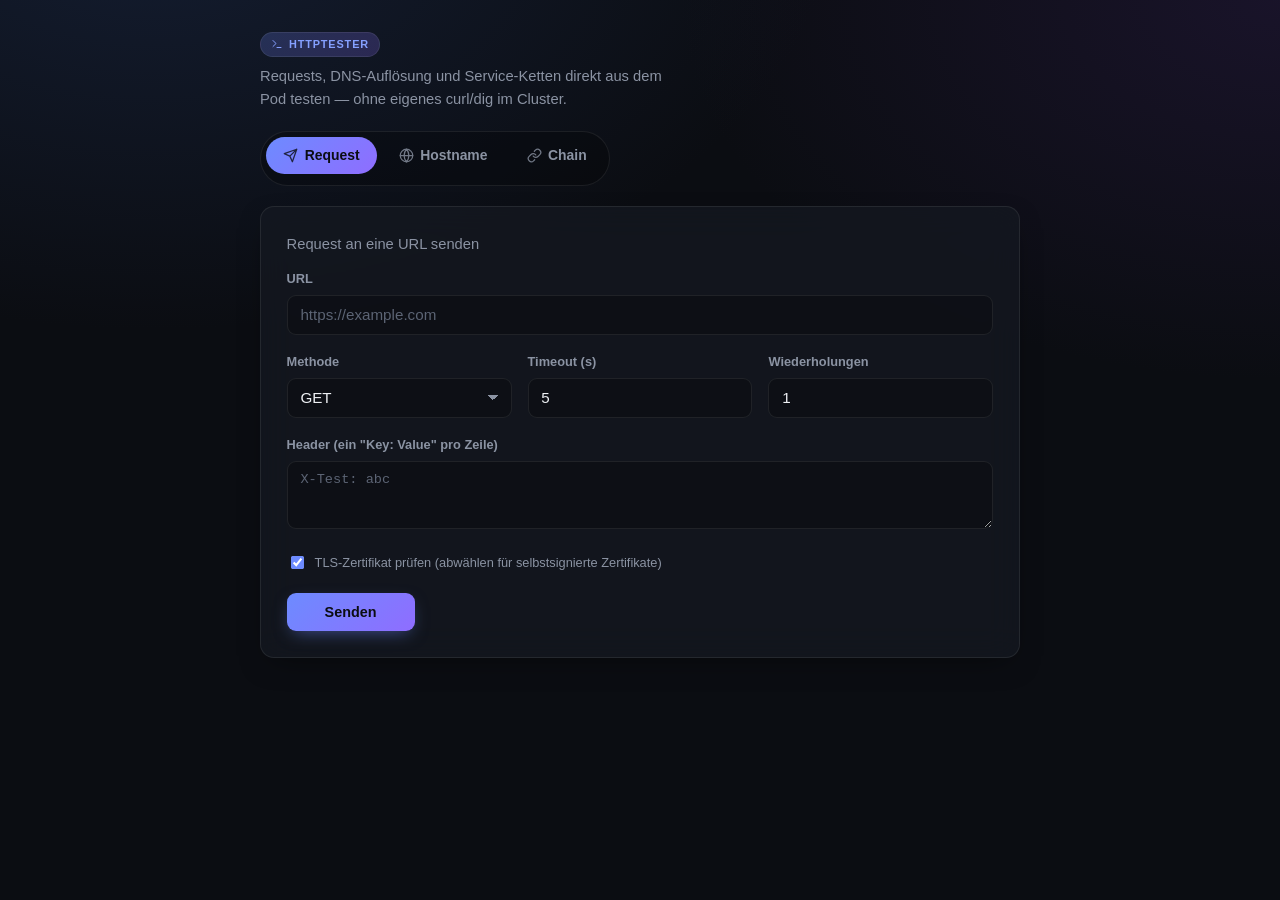
<file: static/index.html>
<!DOCTYPE html>
<html lang="de">
<head>
    <meta charset="utf-8">
    <meta name="viewport" content="width=device-width, initial-scale=1">
    <title>httptester</title>
    <link rel="icon" type="image/svg+xml" href="/static/favicon.svg">
    <link rel="stylesheet" href="/static/style.css">
</head>
<body>
    <main>
        <span class="brand">
            <svg viewBox="0 0 24 24" fill="none" stroke="currentColor" stroke-width="2" stroke-linecap="round" stroke-linejoin="round"><path d="M4 17l6-6-6-6M12 19h8"/></svg>
            httptester
        </span>
        <p class="subtitle">Requests, DNS-Auflösung und Service-Ketten direkt aus dem Pod testen &mdash; ohne eigenes curl/dig im Cluster.</p>

        <input type="radio" name="tabs" id="tab-request" class="tab-input" checked>
        <input type="radio" name="tabs" id="tab-hostname" class="tab-input">
        <input type="radio" name="tabs" id="tab-chain" class="tab-input">

        <nav class="tabs">
            <label for="tab-request" class="tab-label">
                <svg viewBox="0 0 24 24" fill="none" stroke="currentColor" stroke-width="2" stroke-linecap="round" stroke-linejoin="round"><path d="M22 2L11 13M22 2l-7 20-4-9-9-4 20-7z"/></svg>
                Request
            </label>
            <label for="tab-hostname" class="tab-label">
                <svg viewBox="0 0 24 24" fill="none" stroke="currentColor" stroke-width="2" stroke-linecap="round" stroke-linejoin="round"><circle cx="12" cy="12" r="10"/><path d="M2 12h20M12 2a15 15 0 010 20 15 15 0 010-20z"/></svg>
                Hostname
            </label>
            <label for="tab-chain" class="tab-label">
                <svg viewBox="0 0 24 24" fill="none" stroke="currentColor" stroke-width="2" stroke-linecap="round" stroke-linejoin="round"><path d="M10 13a5 5 0 007.54.54l3-3a5 5 0 00-7.07-7.07l-1.72 1.71"/><path d="M14 11a5 5 0 00-7.54-.54l-3 3a5 5 0 007.07 7.07l1.71-1.71"/></svg>
                Chain
            </label>
        </nav>

        <div class="tab-panel" id="panel-request">
            <section>
                <p>Request an eine URL senden</p>
                <form id="request-form">
                    <div class="field">
                        <label for="url">URL</label>
                        <input type="text" id="url" name="url" placeholder="https://example.com" list="url-history" autocomplete="off" required>
                        <datalist id="url-history"></datalist>
                    </div>
                    <div class="row">
                        <div class="field">
                            <label for="method">Methode</label>
                            <select id="method" name="method">
                                <option value="GET" selected>GET</option>
                                <option value="POST">POST</option>
                                <option value="PUT">PUT</option>
                                <option value="DELETE">DELETE</option>
                                <option value="HEAD">HEAD</option>
                                <option value="PATCH">PATCH</option>
                                <option value="OPTIONS">OPTIONS</option>
                            </select>
                        </div>
                        <div class="field">
                            <label for="timeout">Timeout (s)</label>
                            <input type="number" id="timeout" name="timeout" value="5" min="0.1" max="30" step="0.1">
                        </div>
                        <div class="field">
                            <label for="repeat_count">Wiederholungen</label>
                            <input type="number" id="repeat_count" name="repeat_count" value="1" min="1" max="20" step="1">
                        </div>
                    </div>
                    <div class="field">
                        <label for="headers">Header (ein "Key: Value" pro Zeile)</label>
                        <textarea id="headers" name="headers" rows="3" placeholder="X-Test: abc"></textarea>
                    </div>
                    <div class="field">
                        <label class="checkbox-label">
                            <input type="checkbox" id="verify_tls" name="verify_tls" checked>
                            TLS-Zertifikat prüfen (abwählen für selbstsignierte Zertifikate)
                        </label>
                    </div>
                    <button type="submit">
                        <span class="btn-label">Senden</span>
                        <span class="spinner" hidden></span>
                    </button>
                </form>
            </section>

            <section id="request-result" hidden>
                <h2>
                    Response
                    <span class="btn-group">
                        <button type="button" class="copy-btn" id="curl-copy-btn">Als curl</button>
                        <button type="button" class="copy-btn" data-copy-target="response-body">Kopieren</button>
                    </span>
                </h2>
                <p id="response-status"></p>
                <textarea id="response-body" rows="10" readonly></textarea>
                <div id="redirects-section" hidden>
                    <h2 class="headers-heading">Redirects</h2>
                    <table id="redirects-table">
                        <tr>
                            <th>#</th>
                            <th>Status</th>
                            <th>Von</th>
                            <th>Nach</th>
                        </tr>
                    </table>
                </div>
                <div id="headers-section" hidden>
                    <h2 class="headers-heading">Headers</h2>
                    <input type="text" id="headers-filter" placeholder="Header filtern&hellip;">
                    <table id="headers-table">
                        <tr>
                            <th>Key</th>
                            <th>Value</th>
                        </tr>
                    </table>
                </div>
            </section>

            <section id="repeat-result" hidden>
                <h2>Wiederholungen</h2>
                <p id="repeat-summary"></p>
                <table id="repeat-table">
                    <tr>
                        <th>#</th>
                        <th>Status</th>
                        <th>Dauer (ms)</th>
                        <th>Fehler</th>
                    </tr>
                </table>
            </section>
        </div>

        <div class="tab-panel" id="panel-hostname">
            <section>
                <p>Hostname auflösen</p>
                <form id="resolve-form">
                    <div class="field">
                        <label for="hostname">Hostname</label>
                        <input type="text" id="hostname" name="hostname" placeholder="service.namespace.svc.cluster.local" list="hostname-history" autocomplete="off" required>
                        <datalist id="hostname-history"></datalist>
                    </div>
                    <button type="submit">
                        <span class="btn-label">Senden</span>
                        <span class="spinner" hidden></span>
                    </button>
                </form>
            </section>

            <section id="resolve-result" hidden>
                <h2>Response</h2>
                <textarea id="resolve-body" rows="4" readonly></textarea>
                <div id="resolve-addresses-section" hidden>
                    <h2 class="headers-heading">IP-Adressen (<span id="resolve-addresses-count"></span>)</h2>
                    <ul id="resolve-addresses-list" class="address-list"></ul>
                </div>
            </section>
        </div>

        <div class="tab-panel" id="panel-chain">
            <section>
                <p>Kette von httptester-Instanzen der Reihe nach aufrufen (eine URL pro Zeile, letzter Eintrag = Endstation)</p>
                <form id="chain-form">
                    <div class="field">
                        <label for="chain_urls">Kette (eine URL pro Zeile)</label>
                        <textarea id="chain_urls" name="chain_urls" rows="4" placeholder="http://httptester2:5000&#10;http://httptester3:5000" required></textarea>
                    </div>
                    <div class="row">
                        <div class="field">
                            <label for="chain_message">Message (optional)</label>
                            <input type="text" id="chain_message" name="message">
                        </div>
                        <div class="field">
                            <label for="chain_timeout">Timeout pro Hop (s)</label>
                            <input type="number" id="chain_timeout" name="timeout" value="5" min="0.1" max="30" step="0.1">
                        </div>
                    </div>
                    <button type="submit">
                        <span class="btn-label">Kette starten</span>
                        <span class="spinner" hidden></span>
                    </button>
                </form>
            </section>

            <section id="chain-result" hidden>
                <h2>Chain-Ergebnis</h2>
                <p id="chain-status"></p>
                <table id="chain-table">
                    <tr>
                        <th>#</th>
                        <th>Ziel</th>
                        <th>Status</th>
                        <th>Dauer (ms)</th>
                        <th>Fehler</th>
                    </tr>
                </table>
            </section>
        </div>
    </main>
    <div id="toast" class="toast" role="alert" hidden></div>
    <script src="/static/app.js" defer></script>
</body>
</html>
</file>
<file: static/style.css>
:root {
    --bg: #0b0d12;
    --bg-glow-1: #1b2a4a;
    --bg-glow-2: #2a1b46;
    --panel: rgba(22, 25, 34, 0.72);
    --panel-solid: #161922;
    --panel-border: rgba(255, 255, 255, 0.08);
    --panel-border-hover: rgba(255, 255, 255, 0.16);
    --text: #eef0f4;
    --muted: #8b93a3;
    --muted-2: #5c6474;
    --accent: #6d8bff;
    --accent-2: #8f6dff;
    --accent-hover: #85a0ff;
    --ok: #3ddc97;
    --warn: #f2c94c;
    --err: #ff6b6b;
    --mono: "SFMono-Regular", ui-monospace, Consolas, "Liberation Mono", Menlo, monospace;
    --sans: -apple-system, BlinkMacSystemFont, "Segoe UI", Inter, Roboto, Helvetica, Arial, sans-serif;
    --radius: 14px;
    --shadow: 0 10px 30px -12px rgba(0, 0, 0, 0.55);
}

* {
    box-sizing: border-box;
}

body {
    margin: 0;
    padding: 2rem 1.25rem 4rem;
    min-height: 100vh;
    background:
        radial-gradient(680px 420px at 12% -10%, color-mix(in srgb, var(--bg-glow-1) 55%, transparent), transparent),
        radial-gradient(600px 380px at 100% 0%, color-mix(in srgb, var(--bg-glow-2) 45%, transparent), transparent),
        var(--bg);
    color: var(--text);
    font-family: var(--sans);
    line-height: 1.5;
    -webkit-font-smoothing: antialiased;
}

main {
    max-width: 760px;
    margin: 0 auto;
    animation: rise 0.5s ease;
}

@keyframes rise {
    from { opacity: 0; transform: translateY(10px); }
    to { opacity: 1; transform: translateY(0); }
}

.brand {
    display: inline-flex;
    align-items: center;
    gap: 0.4rem;
    padding: 0.2rem 0.6rem;
    margin-bottom: 0.55rem;
    background: linear-gradient(135deg, color-mix(in srgb, var(--accent) 22%, transparent), color-mix(in srgb, var(--accent-2) 22%, transparent));
    border: 1px solid var(--panel-border);
    border-radius: 999px;
    font-size: 0.68rem;
    font-weight: 700;
    letter-spacing: 0.08em;
    text-transform: uppercase;
    color: var(--accent-hover);
}

.brand svg {
    width: 12px;
    height: 12px;
}

h1 {
    font-size: 1.45rem;
    font-weight: 700;
    letter-spacing: -0.02em;
    margin: 0 0 0.25rem;
    background: linear-gradient(135deg, #ffffff, #b7c1e0);
    -webkit-background-clip: text;
    background-clip: text;
    color: transparent;
}

h2 {
    font-size: 0.8rem;
    font-weight: 700;
    color: var(--muted);
    text-transform: uppercase;
    letter-spacing: 0.06em;
    margin: 0 0 0.9rem;
    display: flex;
    align-items: center;
    justify-content: space-between;
    gap: 0.5rem;
}

.headers-heading {
    margin-top: 1.4rem;
}

.subtitle {
    color: var(--muted);
    margin: 0 0 1.35rem;
    font-size: 0.92rem;
    max-width: 52ch;
}

section {
    background: var(--panel);
    backdrop-filter: blur(16px);
    -webkit-backdrop-filter: blur(16px);
    border: 1px solid var(--panel-border);
    border-radius: var(--radius);
    padding: 1.6rem;
    margin-bottom: 1.5rem;
    box-shadow: var(--shadow);
    transition: border-color 0.2s ease;
}

section:hover {
    border-color: var(--panel-border-hover);
}

section > p:first-child {
    margin-top: 0;
    color: var(--muted);
    font-size: 0.92rem;
}

label {
    display: block;
    font-size: 0.8rem;
    font-weight: 600;
    color: var(--muted);
    margin-bottom: 0.4rem;
}

.field {
    margin-bottom: 1.1rem;
}

.checkbox-label {
    display: flex;
    align-items: center;
    gap: 0.5rem;
    margin-bottom: 0;
    font-weight: 500;
    cursor: pointer;
}

.checkbox-label input {
    accent-color: var(--accent);
}

.field:last-of-type {
    margin-bottom: 0;
}

.row {
    display: flex;
    gap: 1rem;
}

.row .field {
    flex: 1;
}

input[type="text"],
input[type="number"],
select,
textarea {
    width: 100%;
    padding: 0.65rem 0.8rem;
    background: rgba(0, 0, 0, 0.25);
    color: var(--text);
    border: 1px solid var(--panel-border);
    border-radius: 9px;
    font-size: 0.95rem;
    font-family: inherit;
    transition: border-color 0.15s ease, box-shadow 0.15s ease, background 0.15s ease;
}

input::placeholder,
textarea::placeholder {
    color: var(--muted-2);
}

textarea {
    font-family: var(--mono);
    font-size: 0.85rem;
    resize: vertical;
}

select {
    appearance: none;
    background-image: linear-gradient(45deg, transparent 50%, var(--muted) 50%), linear-gradient(135deg, var(--muted) 50%, transparent 50%);
    background-position: calc(100% - 18px) center, calc(100% - 13px) center;
    background-size: 5px 5px, 5px 5px;
    background-repeat: no-repeat;
}

input:hover,
select:hover,
textarea:hover {
    border-color: var(--panel-border-hover);
}

input:focus,
select:focus,
textarea:focus {
    outline: none;
    border-color: var(--accent);
    background: rgba(0, 0, 0, 0.35);
    box-shadow: 0 0 0 4px color-mix(in srgb, var(--accent) 22%, transparent);
}

textarea[readonly] {
    background: rgba(0, 0, 0, 0.35);
    color: var(--muted);
}

button {
    appearance: none;
    border: none;
    background: linear-gradient(135deg, var(--accent), var(--accent-2));
    color: #0b0d12;
    font-weight: 700;
    font-size: 0.9rem;
    padding: 0.7rem 1.4rem;
    border-radius: 9px;
    cursor: pointer;
    margin-top: 1.25rem;
    box-shadow: 0 6px 18px -6px color-mix(in srgb, var(--accent) 55%, transparent);
    transition: transform 0.15s ease, box-shadow 0.15s ease, filter 0.15s ease;
}

button:hover {
    filter: brightness(1.08);
    box-shadow: 0 8px 22px -6px color-mix(in srgb, var(--accent) 65%, transparent);
    transform: translateY(-1px);
}

button:active {
    transform: translateY(0);
    filter: brightness(0.97);
}

button[type="submit"] {
    display: inline-flex;
    align-items: center;
    justify-content: center;
    gap: 0.5rem;
    min-width: 8rem;
}

button:disabled {
    cursor: not-allowed;
    filter: brightness(0.85);
    transform: none;
}

.spinner {
    width: 15px;
    height: 15px;
    border: 2px solid rgba(11, 13, 18, 0.35);
    border-top-color: #0b0d12;
    border-radius: 50%;
    animation: spin 0.7s linear infinite;
}

@keyframes spin {
    to { transform: rotate(360deg); }
}

.btn-group {
    display: inline-flex;
    gap: 0.4rem;
}

.address-list {
    list-style: none;
    margin: 0;
    padding: 0;
    display: flex;
    flex-wrap: wrap;
    gap: 0.5rem;
}

.address-list li {
    font-family: var(--mono);
    font-size: 0.82rem;
    background: rgba(255, 255, 255, 0.05);
    border: 1px solid var(--panel-border);
    border-radius: 999px;
    padding: 0.3rem 0.7rem;
    color: var(--text);
}

#headers-filter {
    margin-bottom: 0.7rem;
    font-size: 0.82rem;
    padding: 0.5rem 0.7rem;
}

.copy-btn {
    appearance: none;
    border: 1px solid var(--panel-border);
    background: rgba(255, 255, 255, 0.04);
    color: var(--muted);
    font-weight: 600;
    font-size: 0.7rem;
    text-transform: none;
    letter-spacing: normal;
    padding: 0.3rem 0.65rem;
    border-radius: 999px;
    cursor: pointer;
    margin: 0;
    box-shadow: none;
    transition: color 0.15s ease, border-color 0.15s ease, background 0.15s ease;
}

.copy-btn:hover {
    color: var(--text);
    border-color: var(--panel-border-hover);
    background: rgba(255, 255, 255, 0.08);
    filter: none;
    transform: none;
    box-shadow: none;
}

table {
    width: 100%;
    border-collapse: collapse;
    font-size: 0.85rem;
    margin-top: 0.9rem;
    overflow: hidden;
    border-radius: 9px;
}

th, td {
    text-align: left;
    padding: 0.6rem 0.7rem;
    border-bottom: 1px solid var(--panel-border);
}

th {
    color: var(--muted);
    font-weight: 700;
    font-size: 0.72rem;
    text-transform: uppercase;
    letter-spacing: 0.05em;
}

tbody tr:hover {
    background: rgba(255, 255, 255, 0.03);
}

tr:last-child td {
    border-bottom: none;
}

td:first-child {
    color: var(--accent);
    font-family: var(--mono);
}

td:nth-child(2) {
    font-family: var(--mono);
    color: var(--text);
    word-break: break-all;
}

.badge {
    display: inline-flex;
    align-items: center;
    gap: 0.35rem;
    padding: 0.2rem 0.55rem;
    border-radius: 999px;
    font-family: var(--mono);
    font-size: 0.78rem;
    font-weight: 700;
    border: 1px solid transparent;
}

.badge-ok {
    color: var(--ok);
    background: color-mix(in srgb, var(--ok) 15%, transparent);
    border-color: color-mix(in srgb, var(--ok) 35%, transparent);
}

.badge-warn {
    color: var(--warn);
    background: color-mix(in srgb, var(--warn) 15%, transparent);
    border-color: color-mix(in srgb, var(--warn) 35%, transparent);
}

.badge-err {
    color: var(--err);
    background: color-mix(in srgb, var(--err) 15%, transparent);
    border-color: color-mix(in srgb, var(--err) 35%, transparent);
}

.badge-muted {
    color: var(--muted);
    background: rgba(255, 255, 255, 0.05);
    border-color: var(--panel-border);
}

.tab-input {
    display: none;
}

.tabs {
    display: inline-flex;
    gap: 0.25rem;
    margin-bottom: 1.25rem;
    padding: 0.3rem;
    background: rgba(0, 0, 0, 0.25);
    border: 1px solid var(--panel-border);
    border-radius: 999px;
}

.tab-label {
    display: inline-flex;
    align-items: center;
    gap: 0.4rem;
    padding: 0.5rem 1.1rem;
    cursor: pointer;
    color: var(--muted);
    font-size: 0.87rem;
    font-weight: 600;
    border-radius: 999px;
    user-select: none;
    transition: color 0.15s ease, background 0.15s ease;
}

.tab-label svg {
    width: 15px;
    height: 15px;
    opacity: 0.8;
}

.tab-label:hover {
    color: var(--text);
}

.tab-panel {
    display: none;
}

#tab-request:checked ~ .tabs label[for="tab-request"],
#tab-hostname:checked ~ .tabs label[for="tab-hostname"],
#tab-chain:checked ~ .tabs label[for="tab-chain"] {
    color: #0b0d12;
    background: linear-gradient(135deg, var(--accent), var(--accent-2));
}

#tab-request:checked ~ #panel-request,
#tab-hostname:checked ~ #panel-hostname,
#tab-chain:checked ~ #panel-chain {
    display: block;
    animation: rise 0.35s ease;
}

@media (max-width: 520px) {
    .row {
        flex-direction: column;
        gap: 0;
    }

    .tabs {
        display: flex;
        width: 100%;
    }

    .tab-label {
        flex: 1;
        justify-content: center;
        padding: 0.5rem 0.6rem;
    }
}

.toast {
    position: fixed;
    left: 50%;
    bottom: 1.5rem;
    transform: translateX(-50%);
    max-width: calc(100% - 2.5rem);
    padding: 0.75rem 1.1rem;
    background: var(--panel-solid);
    border: 1px solid color-mix(in srgb, var(--err) 45%, var(--panel-border));
    border-radius: 10px;
    box-shadow: var(--shadow);
    color: var(--text);
    font-size: 0.85rem;
    z-index: 100;
    animation: rise 0.2s ease;
}

.toast.toast-error {
    border-color: color-mix(in srgb, var(--err) 45%, var(--panel-border));
}

.toast.toast-success {
    border-color: color-mix(in srgb, var(--ok) 45%, var(--panel-border));
}
</file>
